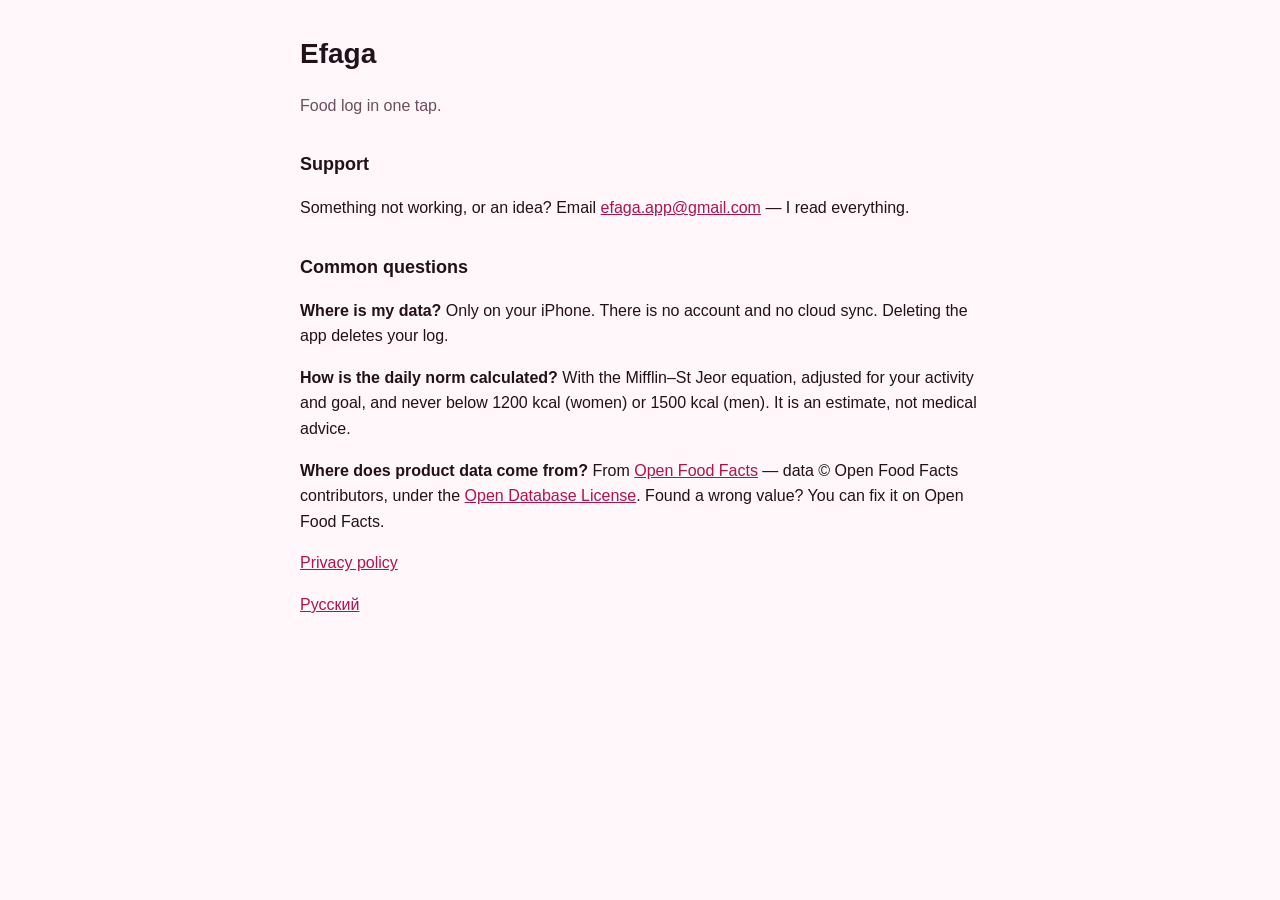
<file: index.html>
<!doctype html>
<html lang="en">
<head>
<meta charset="utf-8">
<meta name="viewport" content="width=device-width, initial-scale=1">
<title>Efaga Support</title>
<link rel="stylesheet" href="style.css">
</head>
<body>
<main>
<h1>Efaga</h1>
<p class="muted">Food log in one tap.</p>

<h2>Support</h2>
<p>Something not working, or an idea? Email <a href="mailto:efaga.app@gmail.com?subject=Efaga">efaga.app@gmail.com</a> — I read everything.</p>

<h2>Common questions</h2>
<p><strong>Where is my data?</strong> Only on your iPhone. There is no account and no cloud sync. Deleting the app deletes your log.</p>
<p><strong>How is the daily norm calculated?</strong> With the Mifflin–St Jeor equation, adjusted for your activity and goal, and never below 1200 kcal (women) or 1500 kcal (men). It is an estimate, not medical advice.</p>
<p><strong>Where does product data come from?</strong> From <a href="https://world.openfoodfacts.org">Open Food Facts</a> — data © Open Food Facts contributors, under the <a href="https://opendatacommons.org/licenses/odbl/1-0/">Open Database License</a>. Found a wrong value? You can fix it on Open Food Facts.</p>

<p><a href="privacy.html">Privacy policy</a></p>
<p class="muted"><a href="ru/" hreflang="ru" lang="ru">Русский</a></p>
</main>
</body>
</html>
</file>
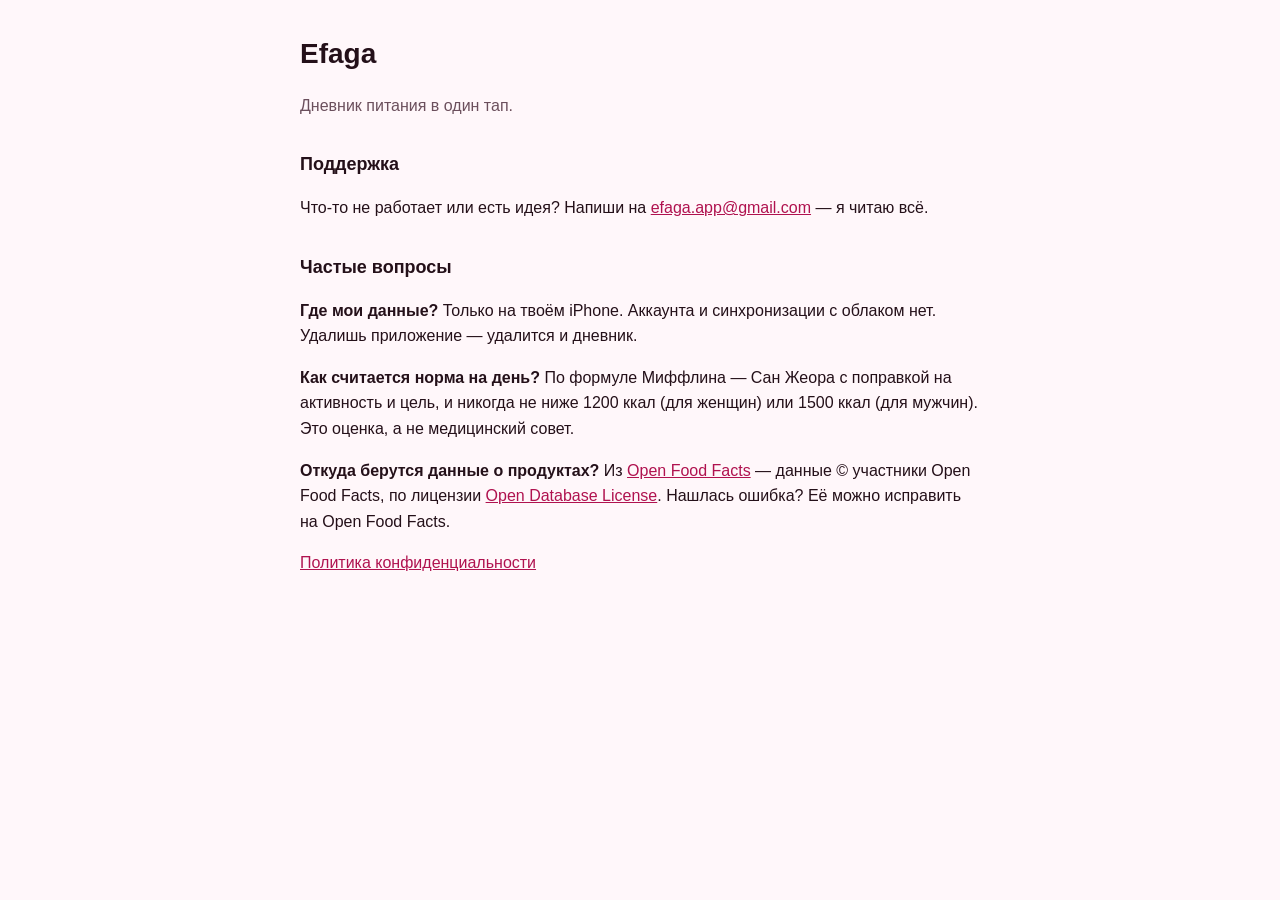
<file: ru/index.html>
<!doctype html>
<html lang="ru">
<head>
<meta charset="utf-8">
<meta name="viewport" content="width=device-width, initial-scale=1">
<title>Efaga — поддержка</title>
<link rel="stylesheet" href="../style.css">
</head>
<body>
<main>
<h1>Efaga</h1>
<p class="muted">Дневник питания в один тап.</p>

<h2>Поддержка</h2>
<p>Что-то не работает или есть идея? Напиши на <a href="mailto:efaga.app@gmail.com?subject=Efaga">efaga.app@gmail.com</a> — я читаю всё.</p>

<h2>Частые вопросы</h2>
<p><strong>Где мои данные?</strong> Только на твоём iPhone. Аккаунта и синхронизации с облаком нет. Удалишь приложение — удалится и дневник.</p>
<p><strong>Как считается норма на день?</strong> По формуле Миффлина — Сан Жеора с поправкой на активность и цель, и никогда не ниже 1200 ккал (для женщин) или 1500 ккал (для мужчин). Это оценка, а не медицинский совет.</p>
<p><strong>Откуда берутся данные о продуктах?</strong> Из <a href="https://world.openfoodfacts.org">Open Food Facts</a> — данные © участники Open Food Facts, по лицензии <a href="https://opendatacommons.org/licenses/odbl/1-0/">Open Database License</a>. Нашлась ошибка? Её можно исправить на Open Food Facts.</p>

<p><a href="privacy.html">Политика конфиденциальности</a></p>
</main>
</body>
</html>
</file>
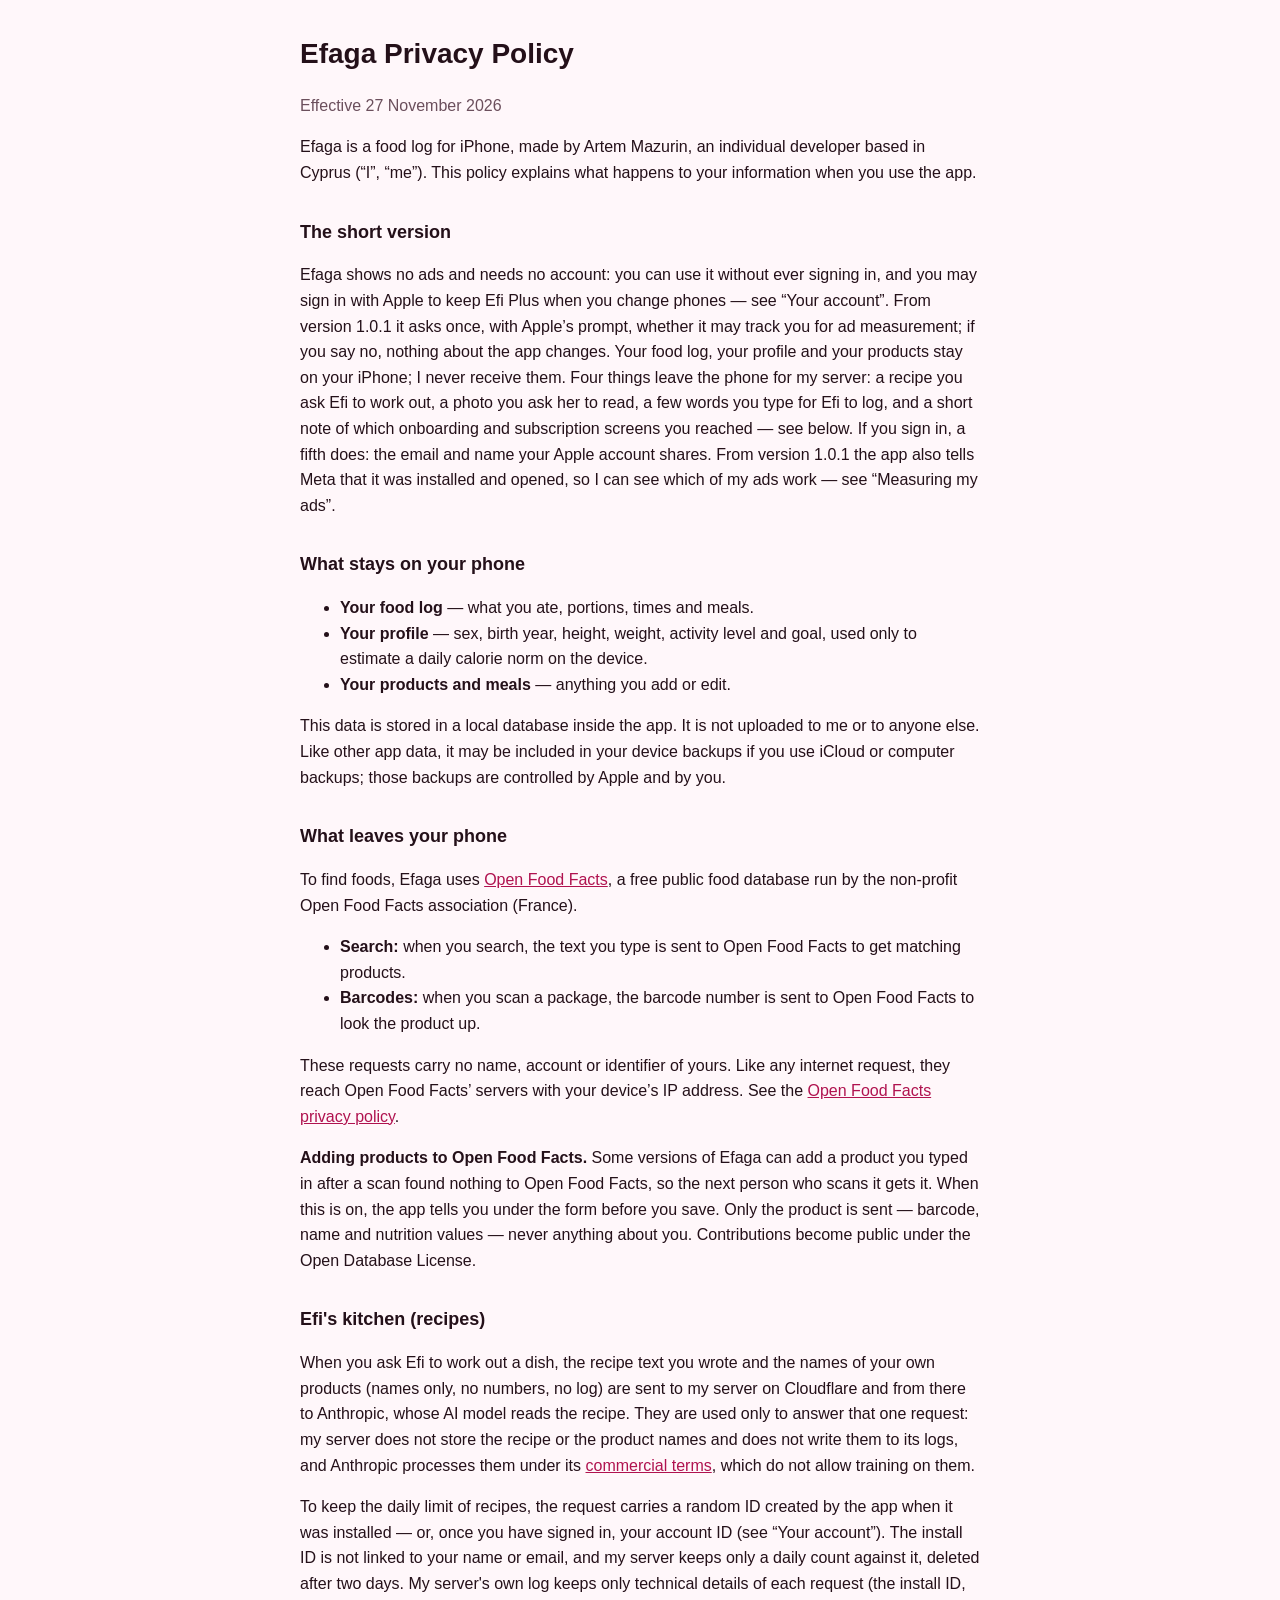
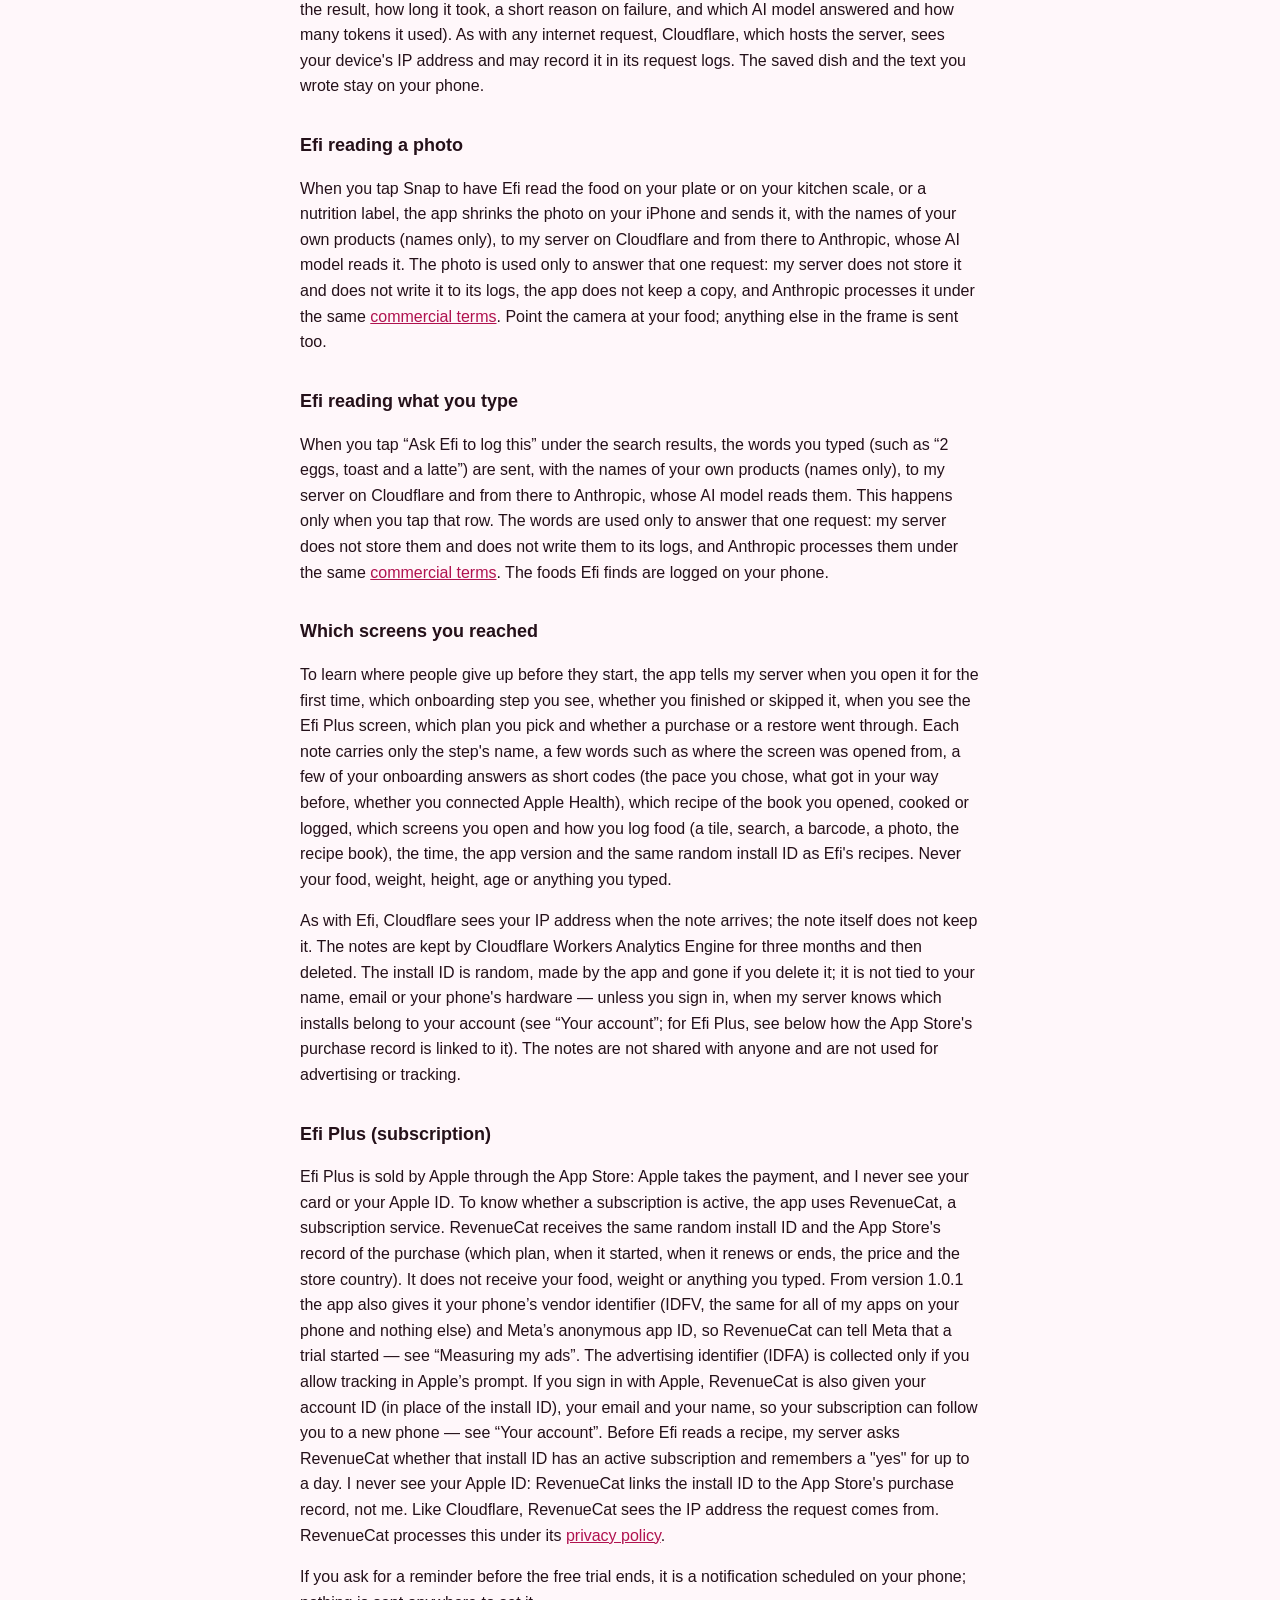
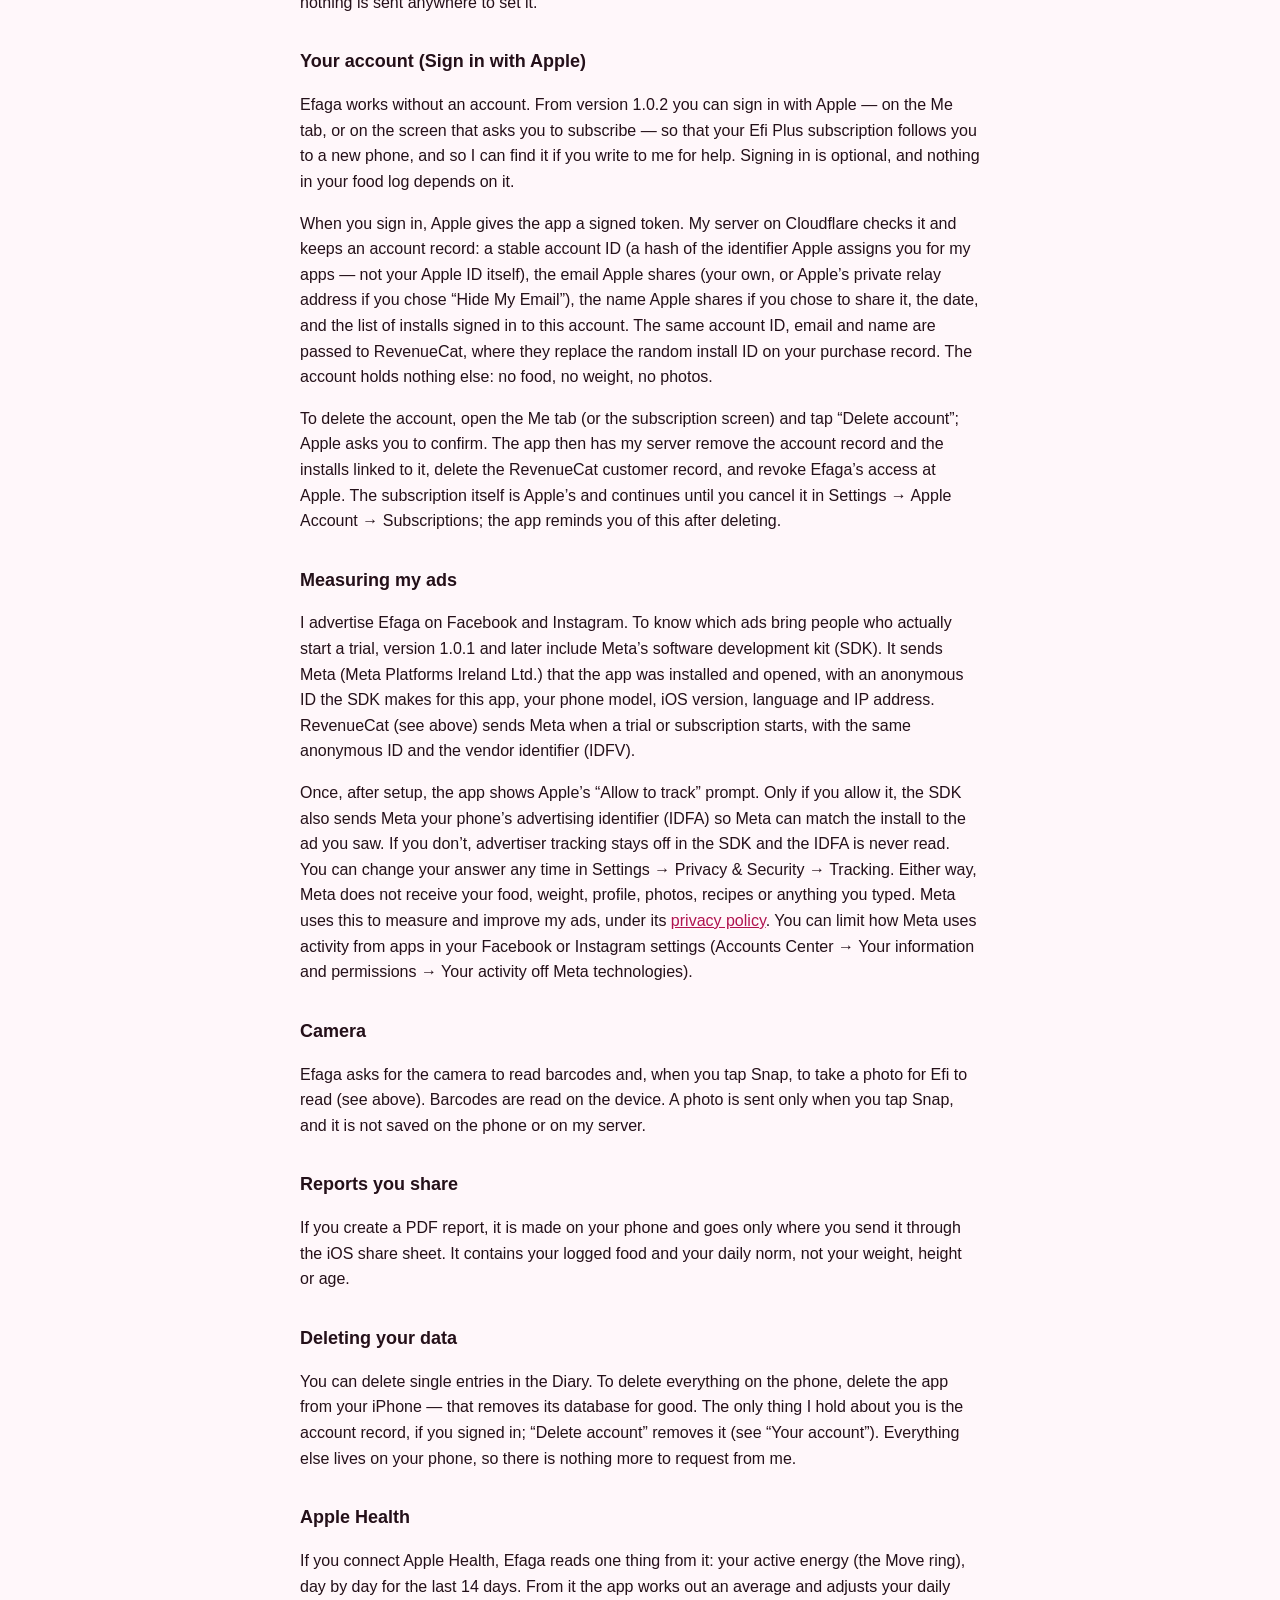
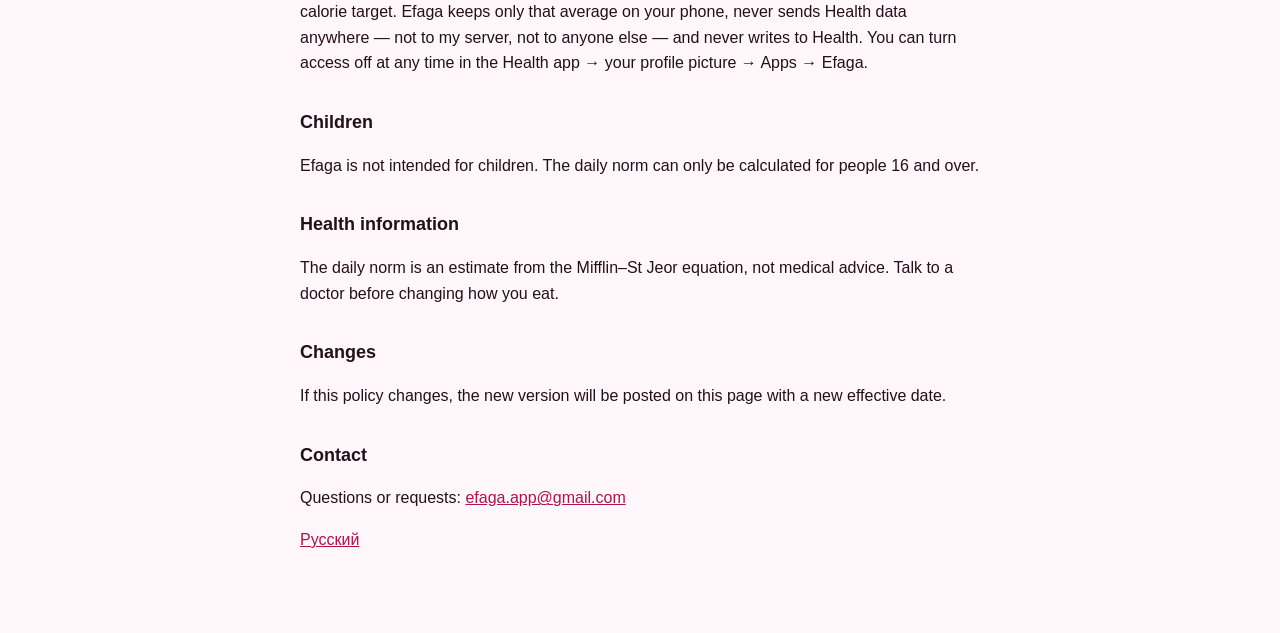
<file: privacy.html>
<!doctype html>
<html lang="en">
<head>
<meta charset="utf-8">
<meta name="viewport" content="width=device-width, initial-scale=1">
<title>Efaga Privacy Policy</title>
<link rel="stylesheet" href="style.css">
</head>
<body>
<main>
<h1>Efaga Privacy Policy</h1>
<p class="muted">Effective 27 November 2026</p>

<p>Efaga is a food log for iPhone, made by Artem Mazurin, an individual developer based in Cyprus (“I”, “me”). This policy explains what happens to your information when you use the app.</p>

<h2>The short version</h2>
<p>Efaga shows no ads and needs no account: you can use it without ever signing in, and you may sign in with Apple to keep Efi Plus when you change phones — see “Your account”. From version 1.0.1 it asks once, with Apple’s prompt, whether it may track you for ad measurement; if you say no, nothing about the app changes. Your food log, your profile and your products stay on your iPhone; I never receive them. Four things leave the phone for my server: a recipe you ask Efi to work out, a photo you ask her to read, a few words you type for Efi to log, and a short note of which onboarding and subscription screens you reached — see below. If you sign in, a fifth does: the email and name your Apple account shares. From version 1.0.1 the app also tells Meta that it was installed and opened, so I can see which of my ads work — see “Measuring my ads”.</p>

<h2>What stays on your phone</h2>
<ul>
<li><strong>Your food log</strong> — what you ate, portions, times and meals.</li>
<li><strong>Your profile</strong> — sex, birth year, height, weight, activity level and goal, used only to estimate a daily calorie norm on the device.</li>
<li><strong>Your products and meals</strong> — anything you add or edit.</li>
</ul>
<p>This data is stored in a local database inside the app. It is not uploaded to me or to anyone else. Like other app data, it may be included in your device backups if you use iCloud or computer backups; those backups are controlled by Apple and by you.</p>

<h2>What leaves your phone</h2>
<p>To find foods, Efaga uses <a href="https://world.openfoodfacts.org">Open Food Facts</a>, a free public food database run by the non-profit Open Food Facts association (France).</p>
<ul>
<li><strong>Search:</strong> when you search, the text you type is sent to Open Food Facts to get matching products.</li>
<li><strong>Barcodes:</strong> when you scan a package, the barcode number is sent to Open Food Facts to look the product up.</li>
</ul>
<p>These requests carry no name, account or identifier of yours. Like any internet request, they reach Open Food Facts’ servers with your device’s IP address. See the <a href="https://world.openfoodfacts.org/privacy">Open Food Facts privacy policy</a>.</p>
<p><strong>Adding products to Open Food Facts.</strong> Some versions of Efaga can add a product you typed in after a scan found nothing to Open Food Facts, so the next person who scans it gets it. When this is on, the app tells you under the form before you save. Only the product is sent — barcode, name and nutrition values — never anything about you. Contributions become public under the Open Database License.</p>

<h2>Efi's kitchen (recipes)</h2>
<p>When you ask Efi to work out a dish, the recipe text you wrote and the names of your own products (names only, no numbers, no log) are sent to my server on Cloudflare and from there to Anthropic, whose AI model reads the recipe. They are used only to answer that one request: my server does not store the recipe or the product names and does not write them to its logs, and Anthropic processes them under its <a href="https://www.anthropic.com/legal/commercial-terms">commercial terms</a>, which do not allow training on them.</p>
<p>To keep the daily limit of recipes, the request carries a random ID created by the app when it was installed — or, once you have signed in, your account ID (see “Your account”). The install ID is not linked to your name or email, and my server keeps only a daily count against it, deleted after two days. My server's own log keeps only technical details of each request (the install ID, the result, how long it took, a short reason on failure, and which AI model answered and how many tokens it used). As with any internet request, Cloudflare, which hosts the server, sees your device's IP address and may record it in its request logs. The saved dish and the text you wrote stay on your phone.</p>

<h2>Efi reading a photo</h2>
<p>When you tap Snap to have Efi read the food on your plate or on your kitchen scale, or a nutrition label, the app shrinks the photo on your iPhone and sends it, with the names of your own products (names only), to my server on Cloudflare and from there to Anthropic, whose AI model reads it. The photo is used only to answer that one request: my server does not store it and does not write it to its logs, the app does not keep a copy, and Anthropic processes it under the same <a href="https://www.anthropic.com/legal/commercial-terms">commercial terms</a>. Point the camera at your food; anything else in the frame is sent too.</p>

<h2>Efi reading what you type</h2>
<p>When you tap “Ask Efi to log this” under the search results, the words you typed (such as “2 eggs, toast and a latte”) are sent, with the names of your own products (names only), to my server on Cloudflare and from there to Anthropic, whose AI model reads them. This happens only when you tap that row. The words are used only to answer that one request: my server does not store them and does not write them to its logs, and Anthropic processes them under the same <a href="https://www.anthropic.com/legal/commercial-terms">commercial terms</a>. The foods Efi finds are logged on your phone.</p>

<h2>Which screens you reached</h2>
<p>To learn where people give up before they start, the app tells my server when you open it for the first time, which onboarding step you see, whether you finished or skipped it, when you see the Efi Plus screen, which plan you pick and whether a purchase or a restore went through. Each note carries only the step's name, a few words such as where the screen was opened from, a few of your onboarding answers as short codes (the pace you chose, what got in your way before, whether you connected Apple Health), which recipe of the book you opened, cooked or logged, which screens you open and how you log food (a tile, search, a barcode, a photo, the recipe book), the time, the app version and the same random install ID as Efi's recipes. Never your food, weight, height, age or anything you typed.</p>
<p>As with Efi, Cloudflare sees your IP address when the note arrives; the note itself does not keep it. The notes are kept by Cloudflare Workers Analytics Engine for three months and then deleted. The install ID is random, made by the app and gone if you delete it; it is not tied to your name, email or your phone's hardware — unless you sign in, when my server knows which installs belong to your account (see “Your account”; for Efi Plus, see below how the App Store's purchase record is linked to it). The notes are not shared with anyone and are not used for advertising or tracking.</p>

<h2>Efi Plus (subscription)</h2>
<p>Efi Plus is sold by Apple through the App Store: Apple takes the payment, and I never see your card or your Apple ID. To know whether a subscription is active, the app uses RevenueCat, a subscription service. RevenueCat receives the same random install ID and the App Store's record of the purchase (which plan, when it started, when it renews or ends, the price and the store country). It does not receive your food, weight or anything you typed. From version 1.0.1 the app also gives it your phone’s vendor identifier (IDFV, the same for all of my apps on your phone and nothing else) and Meta’s anonymous app ID, so RevenueCat can tell Meta that a trial started — see “Measuring my ads”. The advertising identifier (IDFA) is collected only if you allow tracking in Apple’s prompt. If you sign in with Apple, RevenueCat is also given your account ID (in place of the install ID), your email and your name, so your subscription can follow you to a new phone — see “Your account”. Before Efi reads a recipe, my server asks RevenueCat whether that install ID has an active subscription and remembers a "yes" for up to a day. I never see your Apple ID: RevenueCat links the install ID to the App Store's purchase record, not me. Like Cloudflare, RevenueCat sees the IP address the request comes from. RevenueCat processes this under its <a href="https://www.revenuecat.com/privacy">privacy policy</a>.</p>
<p>If you ask for a reminder before the free trial ends, it is a notification scheduled on your phone; nothing is sent anywhere to set it.</p>

<h2>Your account (Sign in with Apple)</h2>
<p>Efaga works without an account. From version 1.0.2 you can sign in with Apple — on the Me tab, or on the screen that asks you to subscribe — so that your Efi Plus subscription follows you to a new phone, and so I can find it if you write to me for help. Signing in is optional, and nothing in your food log depends on it.</p>
<p>When you sign in, Apple gives the app a signed token. My server on Cloudflare checks it and keeps an account record: a stable account ID (a hash of the identifier Apple assigns you for my apps — not your Apple ID itself), the email Apple shares (your own, or Apple’s private relay address if you chose “Hide My Email”), the name Apple shares if you chose to share it, the date, and the list of installs signed in to this account. The same account ID, email and name are passed to RevenueCat, where they replace the random install ID on your purchase record. The account holds nothing else: no food, no weight, no photos.</p>
<p>To delete the account, open the Me tab (or the subscription screen) and tap “Delete account”; Apple asks you to confirm. The app then has my server remove the account record and the installs linked to it, delete the RevenueCat customer record, and revoke Efaga’s access at Apple. The subscription itself is Apple’s and continues until you cancel it in Settings → Apple Account → Subscriptions; the app reminds you of this after deleting.</p>

<h2>Measuring my ads</h2>
<p>I advertise Efaga on Facebook and Instagram. To know which ads bring people who actually start a trial, version 1.0.1 and later include Meta’s software development kit (SDK). It sends Meta (Meta Platforms Ireland Ltd.) that the app was installed and opened, with an anonymous ID the SDK makes for this app, your phone model, iOS version, language and IP address. RevenueCat (see above) sends Meta when a trial or subscription starts, with the same anonymous ID and the vendor identifier (IDFV).</p>
<p>Once, after setup, the app shows Apple’s “Allow to track” prompt. Only if you allow it, the SDK also sends Meta your phone’s advertising identifier (IDFA) so Meta can match the install to the ad you saw. If you don’t, advertiser tracking stays off in the SDK and the IDFA is never read. You can change your answer any time in Settings → Privacy &amp; Security → Tracking. Either way, Meta does not receive your food, weight, profile, photos, recipes or anything you typed. Meta uses this to measure and improve my ads, under its <a href="https://www.facebook.com/privacy/policy/">privacy policy</a>. You can limit how Meta uses activity from apps in your Facebook or Instagram settings (Accounts Center → Your information and permissions → Your activity off Meta technologies).</p>

<h2>Camera</h2>
<p>Efaga asks for the camera to read barcodes and, when you tap Snap, to take a photo for Efi to read (see above). Barcodes are read on the device. A photo is sent only when you tap Snap, and it is not saved on the phone or on my server.</p>

<h2>Reports you share</h2>
<p>If you create a PDF report, it is made on your phone and goes only where you send it through the iOS share sheet. It contains your logged food and your daily norm, not your weight, height or age.</p>

<h2>Deleting your data</h2>
<p>You can delete single entries in the Diary. To delete everything on the phone, delete the app from your iPhone — that removes its database for good. The only thing I hold about you is the account record, if you signed in; “Delete account” removes it (see “Your account”). Everything else lives on your phone, so there is nothing more to request from me.</p>

<h2>Apple Health</h2>
<p>If you connect Apple Health, Efaga reads one thing from it: your active energy (the Move ring), day by day for the last 14 days. From it the app works out an average and adjusts your daily calorie target. Efaga keeps only that average on your phone, never sends Health data anywhere — not to my server, not to anyone else — and never writes to Health. You can turn access off at any time in the Health app → your profile picture → Apps → Efaga.</p>

<h2>Children</h2>
<p>Efaga is not intended for children. The daily norm can only be calculated for people 16 and over.</p>

<h2>Health information</h2>
<p>The daily norm is an estimate from the Mifflin–St Jeor equation, not medical advice. Talk to a doctor before changing how you eat.</p>

<h2>Changes</h2>
<p>If this policy changes, the new version will be posted on this page with a new effective date.</p>

<h2>Contact</h2>
<p>Questions or requests: <a href="mailto:efaga.app@gmail.com?subject=Efaga%20privacy">efaga.app@gmail.com</a></p>
<p class="muted"><a href="ru/privacy.html" hreflang="ru" lang="ru">Русский</a></p>
</main>
</body>
</html>
</file>
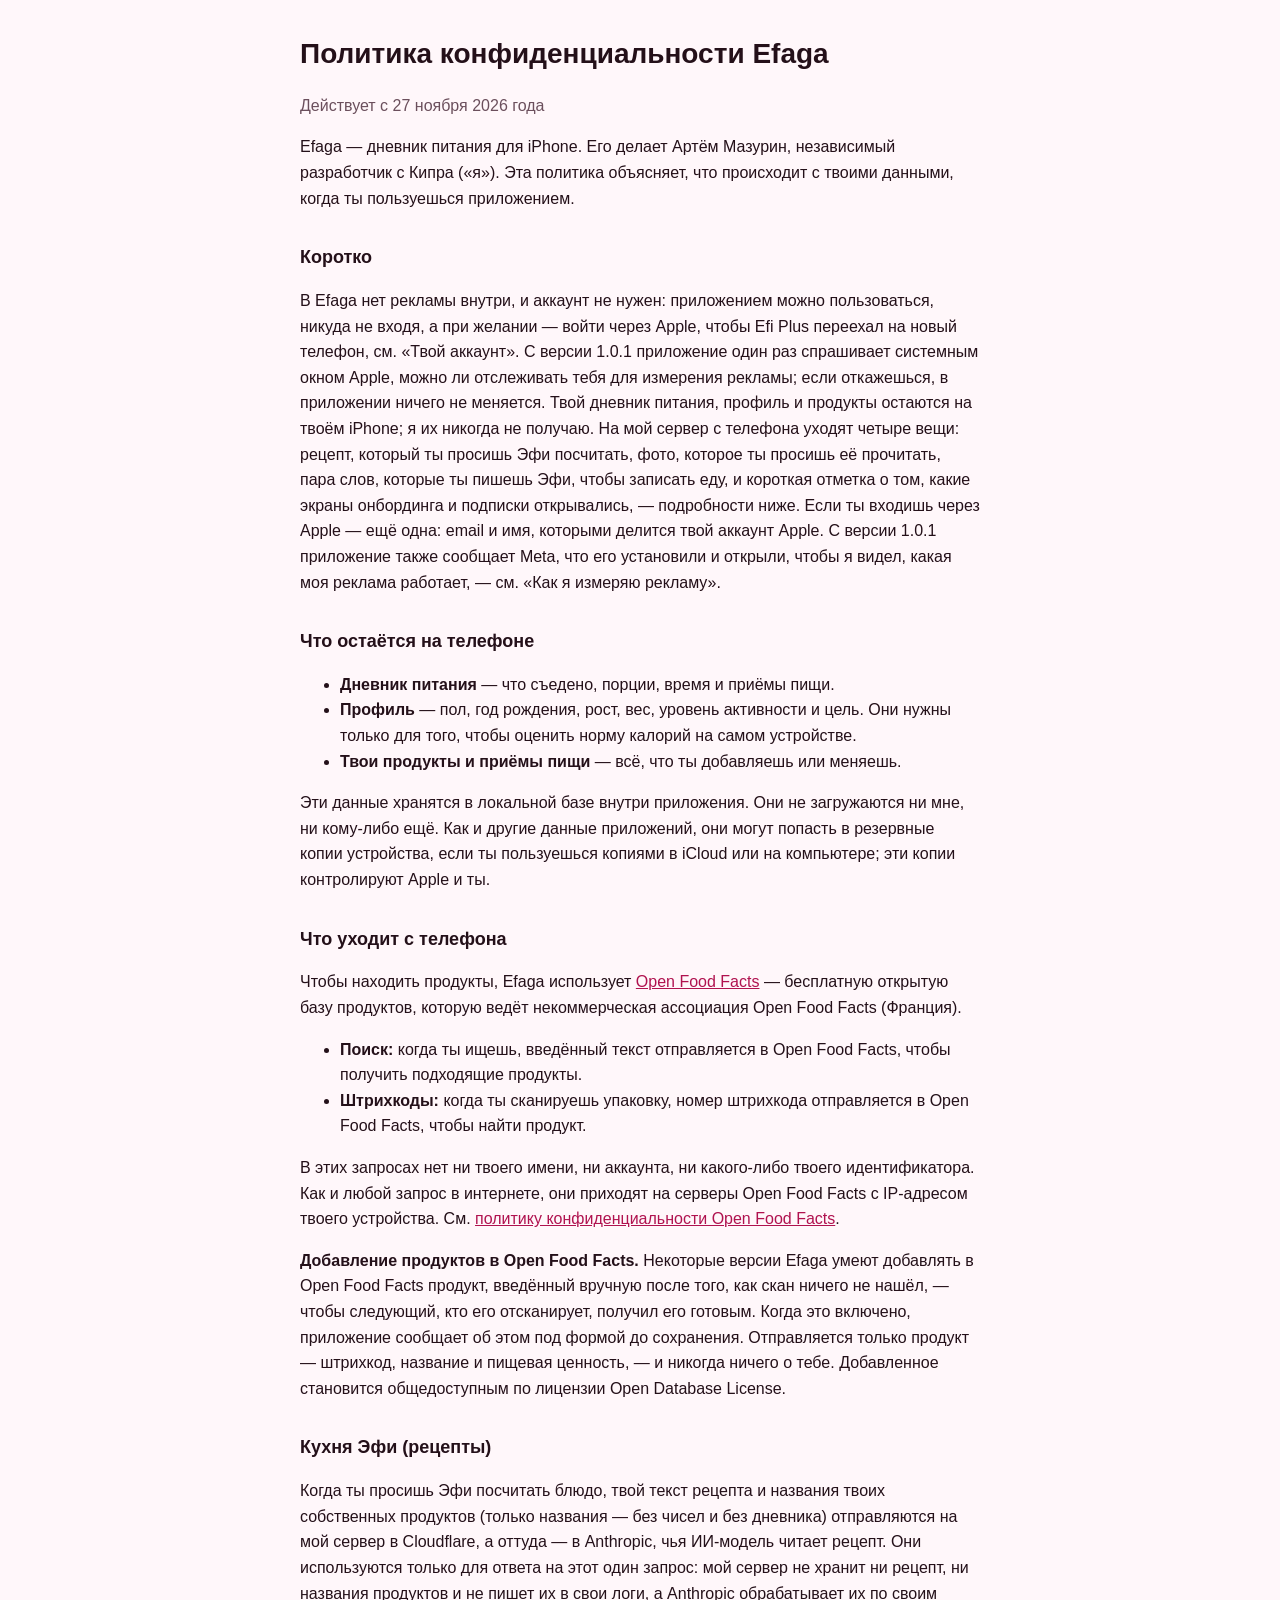
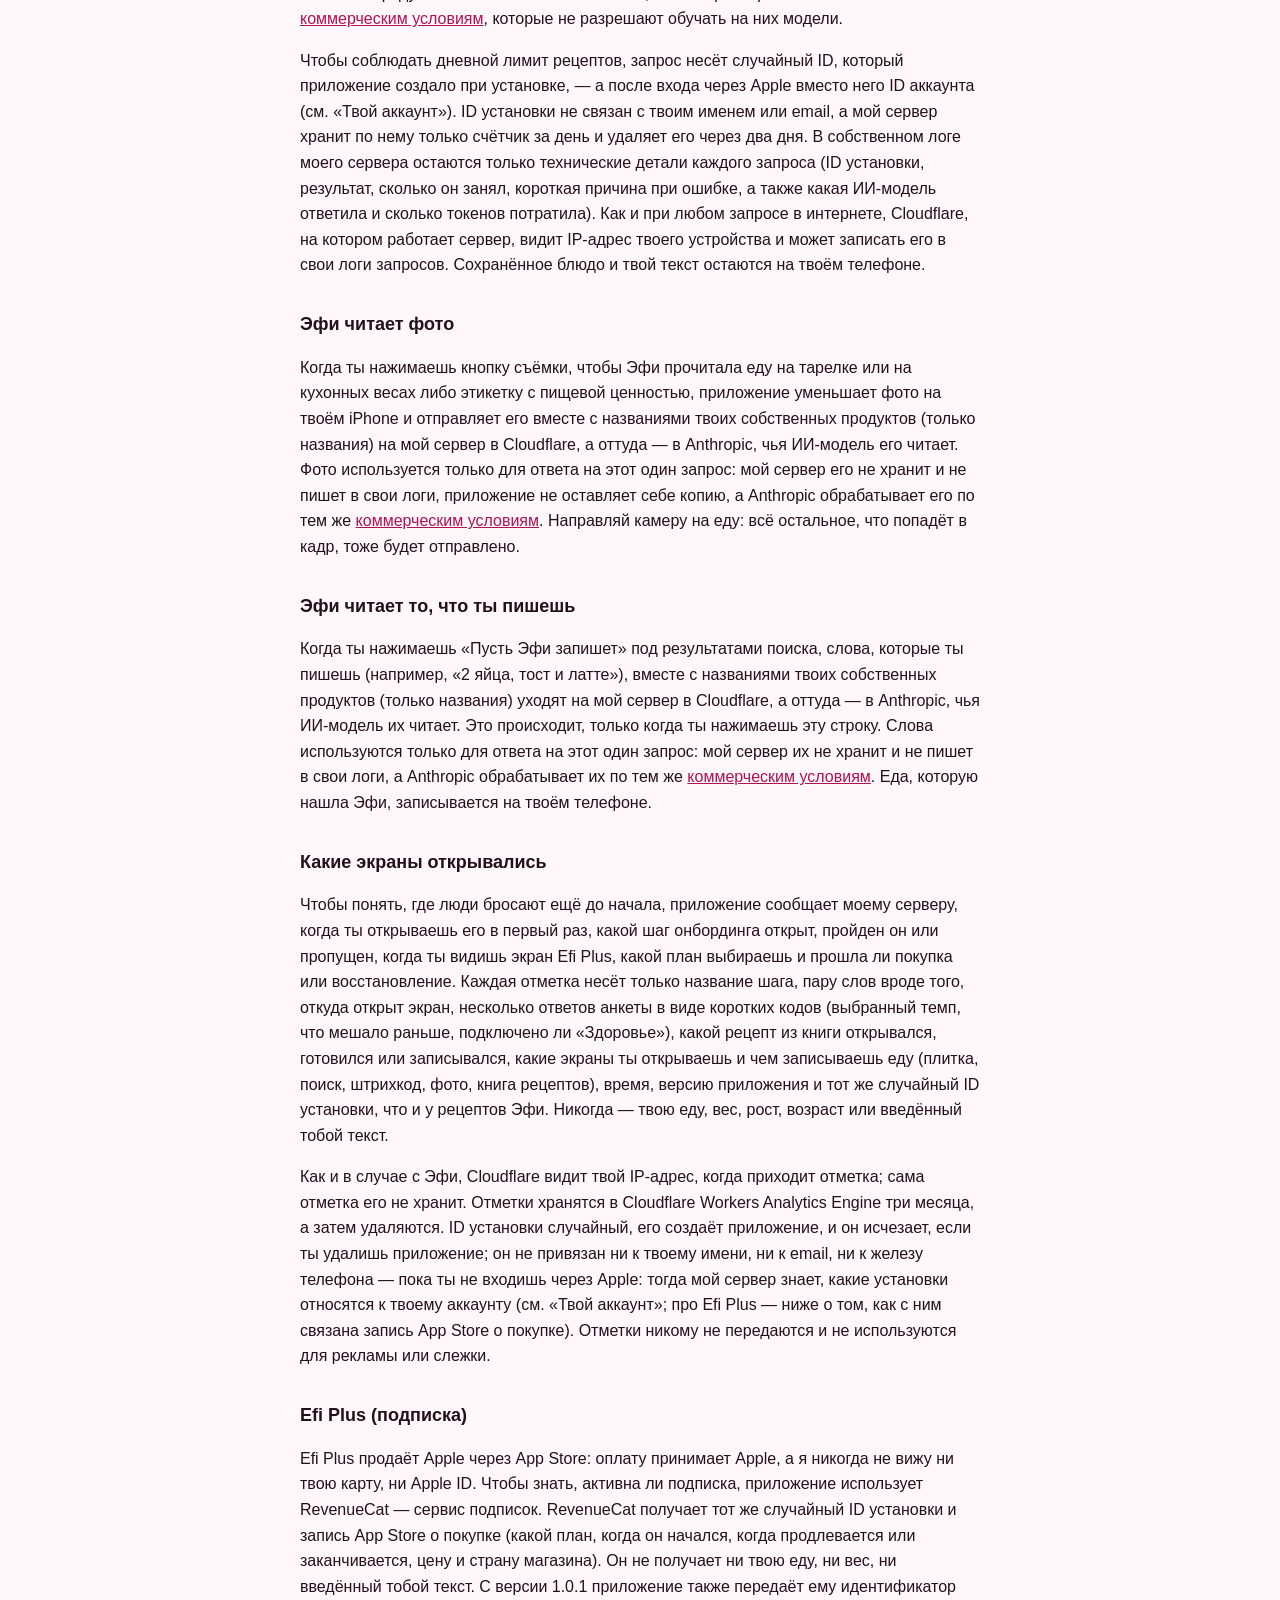
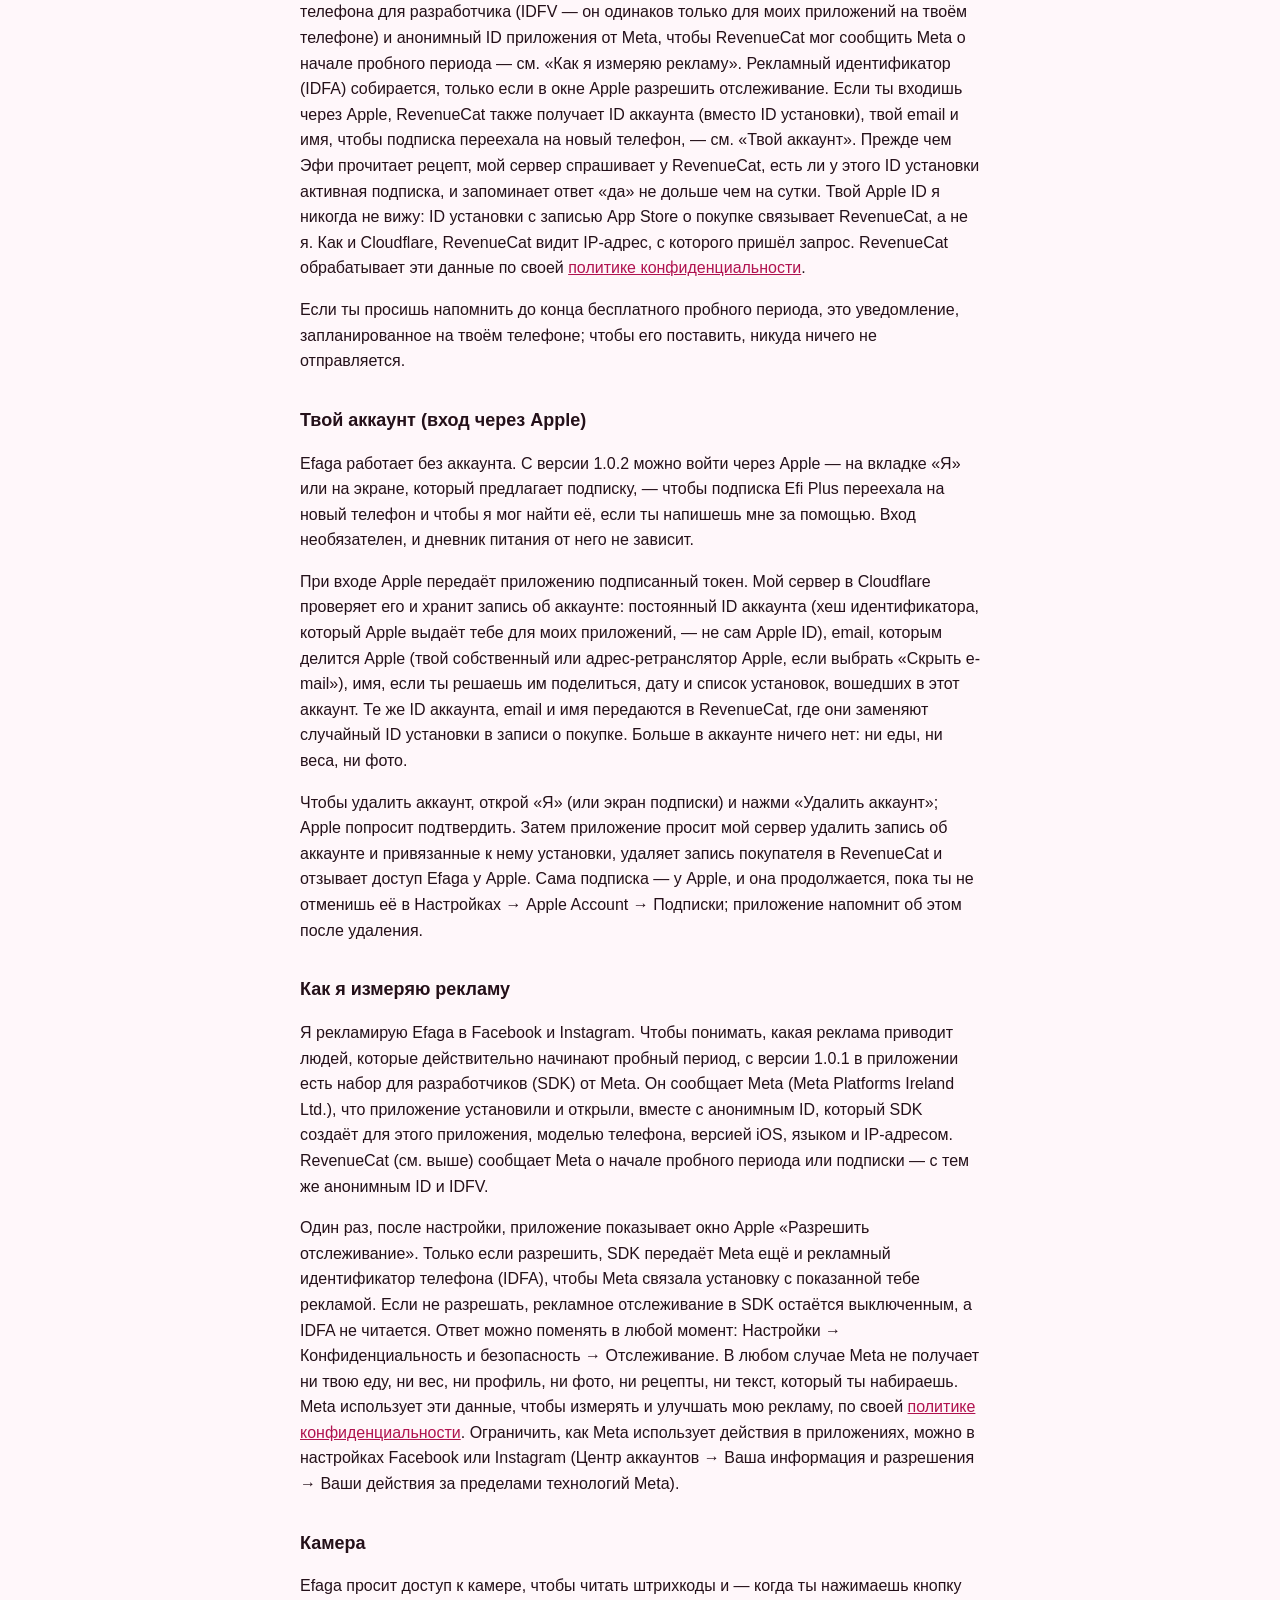
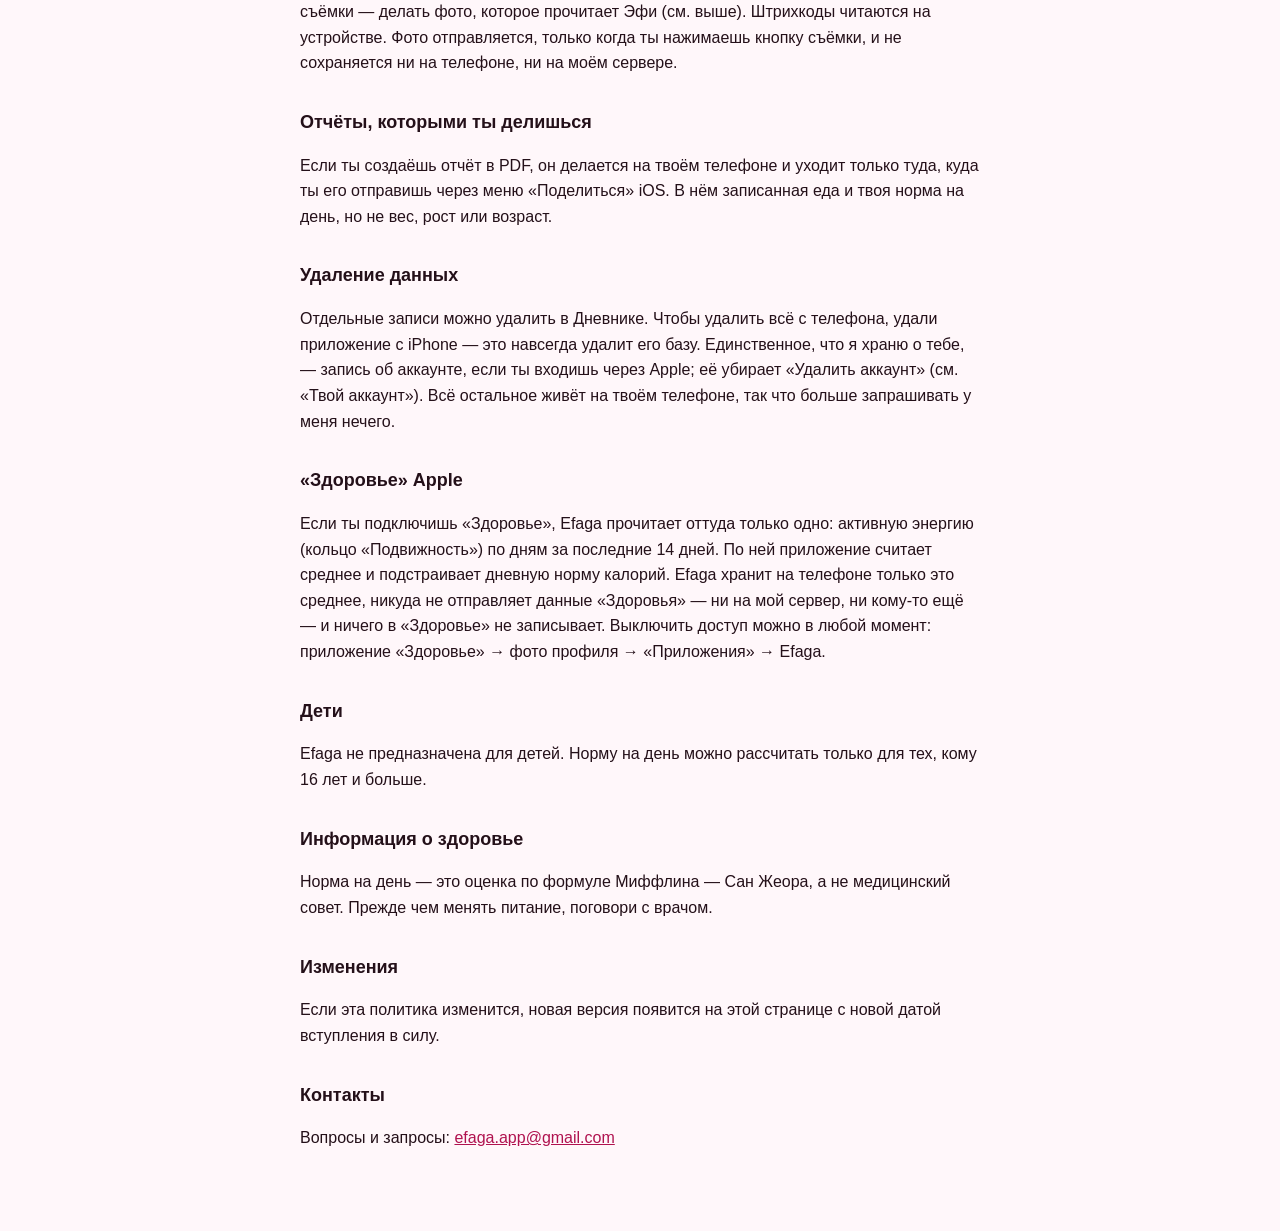
<file: ru/privacy.html>
<!doctype html>
<html lang="ru">
<head>
<meta charset="utf-8">
<meta name="viewport" content="width=device-width, initial-scale=1">
<title>Политика конфиденциальности Efaga</title>
<link rel="stylesheet" href="../style.css">
</head>
<body>
<main>
<h1>Политика конфиденциальности Efaga</h1>
<p class="muted">Действует с 27 ноября 2026 года</p>

<p>Efaga — дневник питания для iPhone. Его делает Артём Мазурин, независимый разработчик с Кипра («я»). Эта политика объясняет, что происходит с твоими данными, когда ты пользуешься приложением.</p>

<h2>Коротко</h2>
<p>В Efaga нет рекламы внутри, и аккаунт не нужен: приложением можно пользоваться, никуда не входя, а при желании — войти через Apple, чтобы Efi Plus переехал на новый телефон, см. «Твой аккаунт». С версии 1.0.1 приложение один раз спрашивает системным окном Apple, можно ли отслеживать тебя для измерения рекламы; если откажешься, в приложении ничего не меняется. Твой дневник питания, профиль и продукты остаются на твоём iPhone; я их никогда не получаю. На мой сервер с телефона уходят четыре вещи: рецепт, который ты просишь Эфи посчитать, фото, которое ты просишь её прочитать, пара слов, которые ты пишешь Эфи, чтобы записать еду, и короткая отметка о том, какие экраны онбординга и подписки открывались, — подробности ниже. Если ты входишь через Apple — ещё одна: email и имя, которыми делится твой аккаунт Apple. С версии 1.0.1 приложение также сообщает Meta, что его установили и открыли, чтобы я видел, какая моя реклама работает, — см. «Как я измеряю рекламу».</p>

<h2>Что остаётся на телефоне</h2>
<ul>
<li><strong>Дневник питания</strong> — что съедено, порции, время и приёмы пищи.</li>
<li><strong>Профиль</strong> — пол, год рождения, рост, вес, уровень активности и цель. Они нужны только для того, чтобы оценить норму калорий на самом устройстве.</li>
<li><strong>Твои продукты и приёмы пищи</strong> — всё, что ты добавляешь или меняешь.</li>
</ul>
<p>Эти данные хранятся в локальной базе внутри приложения. Они не загружаются ни мне, ни кому-либо ещё. Как и другие данные приложений, они могут попасть в резервные копии устройства, если ты пользуешься копиями в iCloud или на компьютере; эти копии контролируют Apple и ты.</p>

<h2>Что уходит с телефона</h2>
<p>Чтобы находить продукты, Efaga использует <a href="https://world.openfoodfacts.org">Open Food Facts</a> — бесплатную открытую базу продуктов, которую ведёт некоммерческая ассоциация Open Food Facts (Франция).</p>
<ul>
<li><strong>Поиск:</strong> когда ты ищешь, введённый текст отправляется в Open Food Facts, чтобы получить подходящие продукты.</li>
<li><strong>Штрихкоды:</strong> когда ты сканируешь упаковку, номер штрихкода отправляется в Open Food Facts, чтобы найти продукт.</li>
</ul>
<p>В этих запросах нет ни твоего имени, ни аккаунта, ни какого-либо твоего идентификатора. Как и любой запрос в интернете, они приходят на серверы Open Food Facts с IP-адресом твоего устройства. См. <a href="https://world.openfoodfacts.org/privacy">политику конфиденциальности Open Food Facts</a>.</p>
<p><strong>Добавление продуктов в Open Food Facts.</strong> Некоторые версии Efaga умеют добавлять в Open Food Facts продукт, введённый вручную после того, как скан ничего не нашёл, — чтобы следующий, кто его отсканирует, получил его готовым. Когда это включено, приложение сообщает об этом под формой до сохранения. Отправляется только продукт — штрихкод, название и пищевая ценность, — и никогда ничего о тебе. Добавленное становится общедоступным по лицензии Open Database License.</p>

<h2>Кухня Эфи (рецепты)</h2>
<p>Когда ты просишь Эфи посчитать блюдо, твой текст рецепта и названия твоих собственных продуктов (только названия — без чисел и без дневника) отправляются на мой сервер в Cloudflare, а оттуда — в Anthropic, чья ИИ-модель читает рецепт. Они используются только для ответа на этот один запрос: мой сервер не хранит ни рецепт, ни названия продуктов и не пишет их в свои логи, а Anthropic обрабатывает их по своим <a href="https://www.anthropic.com/legal/commercial-terms">коммерческим условиям</a>, которые не разрешают обучать на них модели.</p>
<p>Чтобы соблюдать дневной лимит рецептов, запрос несёт случайный ID, который приложение создало при установке, — а после входа через Apple вместо него ID аккаунта (см. «Твой аккаунт»). ID установки не связан с твоим именем или email, а мой сервер хранит по нему только счётчик за день и удаляет его через два дня. В собственном логе моего сервера остаются только технические детали каждого запроса (ID установки, результат, сколько он занял, короткая причина при ошибке, а также какая ИИ-модель ответила и сколько токенов потратила). Как и при любом запросе в интернете, Cloudflare, на котором работает сервер, видит IP-адрес твоего устройства и может записать его в свои логи запросов. Сохранённое блюдо и твой текст остаются на твоём телефоне.</p>

<h2>Эфи читает фото</h2>
<p>Когда ты нажимаешь кнопку съёмки, чтобы Эфи прочитала еду на тарелке или на кухонных весах либо этикетку с пищевой ценностью, приложение уменьшает фото на твоём iPhone и отправляет его вместе с названиями твоих собственных продуктов (только названия) на мой сервер в Cloudflare, а оттуда — в Anthropic, чья ИИ-модель его читает. Фото используется только для ответа на этот один запрос: мой сервер его не хранит и не пишет в свои логи, приложение не оставляет себе копию, а Anthropic обрабатывает его по тем же <a href="https://www.anthropic.com/legal/commercial-terms">коммерческим условиям</a>. Направляй камеру на еду: всё остальное, что попадёт в кадр, тоже будет отправлено.</p>

<h2>Эфи читает то, что ты пишешь</h2>
<p>Когда ты нажимаешь «Пусть Эфи запишет» под результатами поиска, слова, которые ты пишешь (например, «2 яйца, тост и латте»), вместе с названиями твоих собственных продуктов (только названия) уходят на мой сервер в Cloudflare, а оттуда — в Anthropic, чья ИИ-модель их читает. Это происходит, только когда ты нажимаешь эту строку. Слова используются только для ответа на этот один запрос: мой сервер их не хранит и не пишет в свои логи, а Anthropic обрабатывает их по тем же <a href="https://www.anthropic.com/legal/commercial-terms">коммерческим условиям</a>. Еда, которую нашла Эфи, записывается на твоём телефоне.</p>

<h2>Какие экраны открывались</h2>
<p>Чтобы понять, где люди бросают ещё до начала, приложение сообщает моему серверу, когда ты открываешь его в первый раз, какой шаг онбординга открыт, пройден он или пропущен, когда ты видишь экран Efi Plus, какой план выбираешь и прошла ли покупка или восстановление. Каждая отметка несёт только название шага, пару слов вроде того, откуда открыт экран, несколько ответов анкеты в виде коротких кодов (выбранный темп, что мешало раньше, подключено ли «Здоровье»), какой рецепт из книги открывался, готовился или записывался, какие экраны ты открываешь и чем записываешь еду (плитка, поиск, штрихкод, фото, книга рецептов), время, версию приложения и тот же случайный ID установки, что и у рецептов Эфи. Никогда — твою еду, вес, рост, возраст или введённый тобой текст.</p>
<p>Как и в случае с Эфи, Cloudflare видит твой IP-адрес, когда приходит отметка; сама отметка его не хранит. Отметки хранятся в Cloudflare Workers Analytics Engine три месяца, а затем удаляются. ID установки случайный, его создаёт приложение, и он исчезает, если ты удалишь приложение; он не привязан ни к твоему имени, ни к email, ни к железу телефона — пока ты не входишь через Apple: тогда мой сервер знает, какие установки относятся к твоему аккаунту (см. «Твой аккаунт»; про Efi Plus — ниже о том, как с ним связана запись App Store о покупке). Отметки никому не передаются и не используются для рекламы или слежки.</p>

<h2>Efi Plus (подписка)</h2>
<p>Efi Plus продаёт Apple через App Store: оплату принимает Apple, а я никогда не вижу ни твою карту, ни Apple ID. Чтобы знать, активна ли подписка, приложение использует RevenueCat — сервис подписок. RevenueCat получает тот же случайный ID установки и запись App Store о покупке (какой план, когда он начался, когда продлевается или заканчивается, цену и страну магазина). Он не получает ни твою еду, ни вес, ни введённый тобой текст. С версии 1.0.1 приложение также передаёт ему идентификатор телефона для разработчика (IDFV — он одинаков только для моих приложений на твоём телефоне) и анонимный ID приложения от Meta, чтобы RevenueCat мог сообщить Meta о начале пробного периода — см. «Как я измеряю рекламу». Рекламный идентификатор (IDFA) собирается, только если в окне Apple разрешить отслеживание. Если ты входишь через Apple, RevenueCat также получает ID аккаунта (вместо ID установки), твой email и имя, чтобы подписка переехала на новый телефон, — см. «Твой аккаунт». Прежде чем Эфи прочитает рецепт, мой сервер спрашивает у RevenueCat, есть ли у этого ID установки активная подписка, и запоминает ответ «да» не дольше чем на сутки. Твой Apple ID я никогда не вижу: ID установки с записью App Store о покупке связывает RevenueCat, а не я. Как и Cloudflare, RevenueCat видит IP-адрес, с которого пришёл запрос. RevenueCat обрабатывает эти данные по своей <a href="https://www.revenuecat.com/privacy">политике конфиденциальности</a>.</p>
<p>Если ты просишь напомнить до конца бесплатного пробного периода, это уведомление, запланированное на твоём телефоне; чтобы его поставить, никуда ничего не отправляется.</p>

<h2>Твой аккаунт (вход через Apple)</h2>
<p>Efaga работает без аккаунта. С версии 1.0.2 можно войти через Apple — на вкладке «Я» или на экране, который предлагает подписку, — чтобы подписка Efi Plus переехала на новый телефон и чтобы я мог найти её, если ты напишешь мне за помощью. Вход необязателен, и дневник питания от него не зависит.</p>
<p>При входе Apple передаёт приложению подписанный токен. Мой сервер в Cloudflare проверяет его и хранит запись об аккаунте: постоянный ID аккаунта (хеш идентификатора, который Apple выдаёт тебе для моих приложений, — не сам Apple ID), email, которым делится Apple (твой собственный или адрес-ретранслятор Apple, если выбрать «Скрыть e-mail»), имя, если ты решаешь им поделиться, дату и список установок, вошедших в этот аккаунт. Те же ID аккаунта, email и имя передаются в RevenueCat, где они заменяют случайный ID установки в записи о покупке. Больше в аккаунте ничего нет: ни еды, ни веса, ни фото.</p>
<p>Чтобы удалить аккаунт, открой «Я» (или экран подписки) и нажми «Удалить аккаунт»; Apple попросит подтвердить. Затем приложение просит мой сервер удалить запись об аккаунте и привязанные к нему установки, удаляет запись покупателя в RevenueCat и отзывает доступ Efaga у Apple. Сама подписка — у Apple, и она продолжается, пока ты не отменишь её в Настройках → Apple Account → Подписки; приложение напомнит об этом после удаления.</p>

<h2>Как я измеряю рекламу</h2>
<p>Я рекламирую Efaga в Facebook и Instagram. Чтобы понимать, какая реклама приводит людей, которые действительно начинают пробный период, с версии 1.0.1 в приложении есть набор для разработчиков (SDK) от Meta. Он сообщает Meta (Meta Platforms Ireland Ltd.), что приложение установили и открыли, вместе с анонимным ID, который SDK создаёт для этого приложения, моделью телефона, версией iOS, языком и IP-адресом. RevenueCat (см. выше) сообщает Meta о начале пробного периода или подписки — с тем же анонимным ID и IDFV.</p>
<p>Один раз, после настройки, приложение показывает окно Apple «Разрешить отслеживание». Только если разрешить, SDK передаёт Meta ещё и рекламный идентификатор телефона (IDFA), чтобы Meta связала установку с показанной тебе рекламой. Если не разрешать, рекламное отслеживание в SDK остаётся выключенным, а IDFA не читается. Ответ можно поменять в любой момент: Настройки → Конфиденциальность и безопасность → Отслеживание. В любом случае Meta не получает ни твою еду, ни вес, ни профиль, ни фото, ни рецепты, ни текст, который ты набираешь. Meta использует эти данные, чтобы измерять и улучшать мою рекламу, по своей <a href="https://www.facebook.com/privacy/policy/">политике конфиденциальности</a>. Ограничить, как Meta использует действия в приложениях, можно в настройках Facebook или Instagram (Центр аккаунтов → Ваша информация и разрешения → Ваши действия за пределами технологий Meta).</p>

<h2>Камера</h2>
<p>Efaga просит доступ к камере, чтобы читать штрихкоды и — когда ты нажимаешь кнопку съёмки — делать фото, которое прочитает Эфи (см. выше). Штрихкоды читаются на устройстве. Фото отправляется, только когда ты нажимаешь кнопку съёмки, и не сохраняется ни на телефоне, ни на моём сервере.</p>

<h2>Отчёты, которыми ты делишься</h2>
<p>Если ты создаёшь отчёт в PDF, он делается на твоём телефоне и уходит только туда, куда ты его отправишь через меню «Поделиться» iOS. В нём записанная еда и твоя норма на день, но не вес, рост или возраст.</p>

<h2>Удаление данных</h2>
<p>Отдельные записи можно удалить в Дневнике. Чтобы удалить всё с телефона, удали приложение с iPhone — это навсегда удалит его базу. Единственное, что я храню о тебе, — запись об аккаунте, если ты входишь через Apple; её убирает «Удалить аккаунт» (см. «Твой аккаунт»). Всё остальное живёт на твоём телефоне, так что больше запрашивать у меня нечего.</p>

<h2>«Здоровье» Apple</h2>
<p>Если ты подключишь «Здоровье», Efaga прочитает оттуда только одно: активную энергию (кольцо «Подвижность») по дням за последние 14 дней. По ней приложение считает среднее и подстраивает дневную норму калорий. Efaga хранит на телефоне только это среднее, никуда не отправляет данные «Здоровья» — ни на мой сервер, ни кому-то ещё — и ничего в «Здоровье» не записывает. Выключить доступ можно в любой момент: приложение «Здоровье» → фото профиля → «Приложения» → Efaga.</p>

<h2>Дети</h2>
<p>Efaga не предназначена для детей. Норму на день можно рассчитать только для тех, кому 16 лет и больше.</p>

<h2>Информация о здоровье</h2>
<p>Норма на день — это оценка по формуле Миффлина — Сан Жеора, а не медицинский совет. Прежде чем менять питание, поговори с врачом.</p>

<h2>Изменения</h2>
<p>Если эта политика изменится, новая версия появится на этой странице с новой датой вступления в силу.</p>

<h2>Контакты</h2>
<p>Вопросы и запросы: <a href="mailto:efaga.app@gmail.com?subject=Efaga%20privacy">efaga.app@gmail.com</a></p>
</main>
</body>
</html>
</file>
<file: style.css>
:root { --bg: #fff7fa; --text: #241019; --muted: #6b4f5c; --accent: #b0124f; }
@media (prefers-color-scheme: dark) { :root { --bg: #120a0f; --text: #f6e9ef; --muted: #b9a2ad; --accent: #ff5c93; } }
body { margin: 0; background: var(--bg); color: var(--text); font: 16px/1.6 -apple-system, BlinkMacSystemFont, "Segoe UI", sans-serif; }
main { max-width: 680px; margin: 0 auto; padding: 32px 16px 64px; }
h1 { font-size: 28px; margin: 0 0 4px; } h2 { font-size: 18px; margin-top: 32px; }
.muted { color: var(--muted); } a { color: var(--accent); }
</file>
